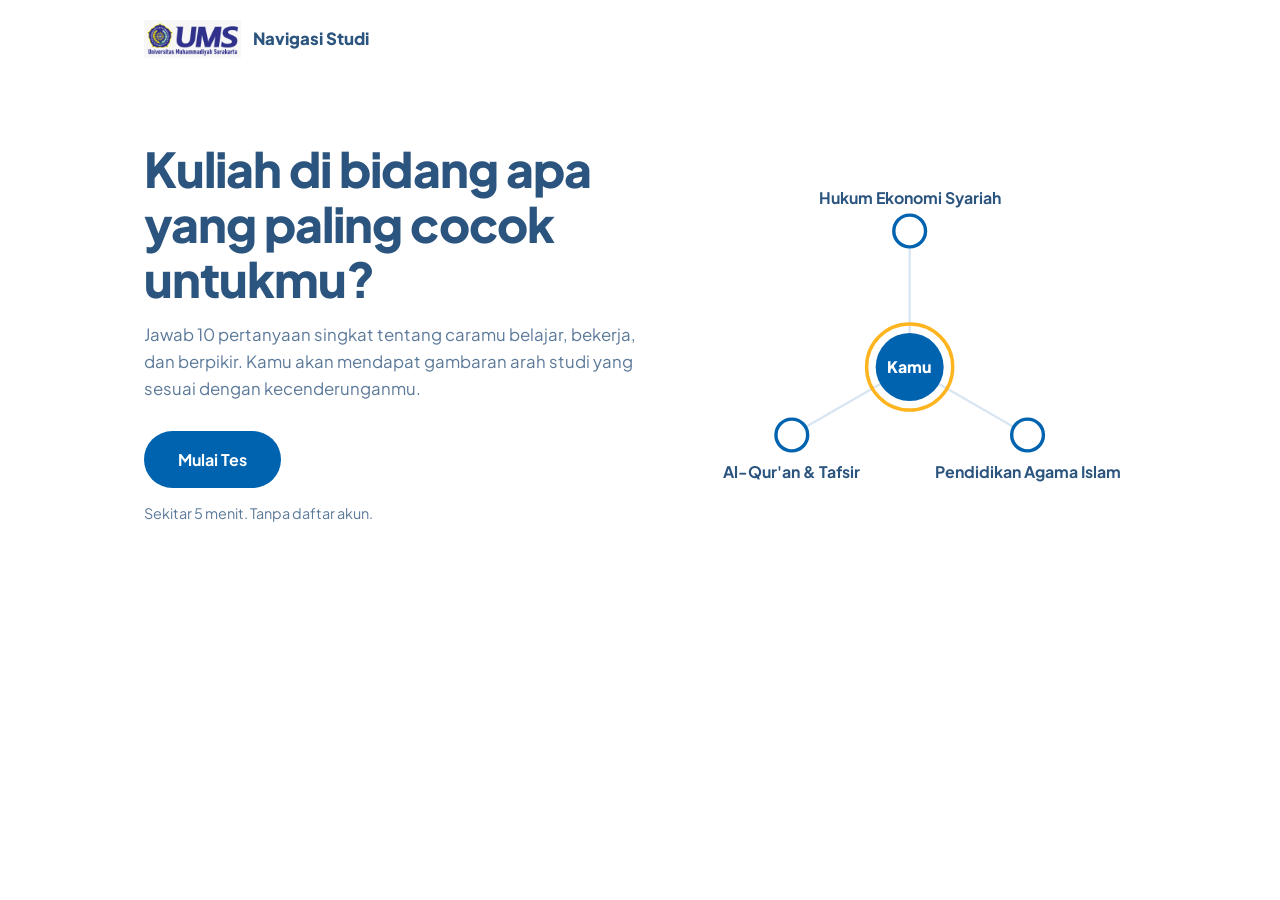
<file: index.html>
<!DOCTYPE html>
<html lang="id">
<head>
  <meta charset="UTF-8">
  <meta name="viewport" content="width=device-width, initial-scale=1">
  <title>Navigasi Studi - Temukan arah kuliahmu</title>
  <meta name="description" content="Tes singkat untuk siswa SMA yang membantu menemukan arah studi kuliah yang cocok.">
  <link rel="preconnect" href="https://fonts.googleapis.com">
  <link rel="preconnect" href="https://fonts.gstatic.com" crossorigin>
  <link href="https://fonts.googleapis.com/css2?family=Plus+Jakarta+Sans:wght@400;500;700;800&display=swap" rel="stylesheet">
  <link rel="stylesheet" href="css/style.css">
</head>
<body>
  <header class="site-header">
    <a class="brand" href="index.html">
      <img src="assets/image/logo.jpeg" alt="Logo NARASI" class="brand-logo">
      <span>Navigasi Studi</span>
    </a>
  </header>

  <main class="hero">
    <div class="hero-text">
      <h1>Kuliah di bidang apa yang paling cocok untukmu?</h1>
      <p class="lead">
        Jawab 10 pertanyaan singkat tentang caramu belajar, bekerja, dan berpikir.
        Kamu akan mendapat gambaran arah studi yang sesuai dengan kecenderunganmu.
      </p>
      <a class="btn btn-primary" href="test.html">Mulai Tes</a>
      <p class="note">Sekitar 5 menit. Tanpa daftar akun.</p>
    </div>

    <div class="hero-visual">
      <svg viewBox="0 0 400 300" role="img" aria-label="Diagram kompas dengan tiga arah studi: Hukum Ekonomi Syariah, Pendidikan Agama Islam, dan Ilmu Al-Qur&#39;an dan Tafsir">
        <g class="compass-lines">
          <line x1="200" y1="180" x2="200" y2="60"/>
          <line x1="200" y1="180" x2="304" y2="240"/>
          <line x1="200" y1="180" x2="96" y2="240"/>
        </g>
        <g class="compass-nodes">
          <circle cx="200" cy="60" r="14"/>
          <circle cx="304" cy="240" r="14"/>
          <circle cx="96" cy="240" r="14"/>
        </g>
        <g class="compass-labels">
          <text x="200" y="36" text-anchor="middle">Hukum Ekonomi Syariah</text>
          <text x="304" y="278" text-anchor="middle">Pendidikan Agama Islam</text>
          <text x="96" y="278" text-anchor="middle">Al-Qur&#39;an &amp; Tafsir</text>
        </g>
        <circle class="compass-ring" cx="200" cy="180" r="38"/>
        <circle class="compass-core" cx="200" cy="180" r="30"/>
        <text class="compass-you" x="200" y="185" text-anchor="middle">Kamu</text>
      </svg>
    </div>
  </main>
  <script src="js/sound-manager.js"></script>
  <script>
    // Memutar backsound saat halaman dibuka / saat interaksi pertama
    document.addEventListener("DOMContentLoaded", () => {
      SoundManager.playBGM();
    });
  </script>
</body>
</html>
</file>
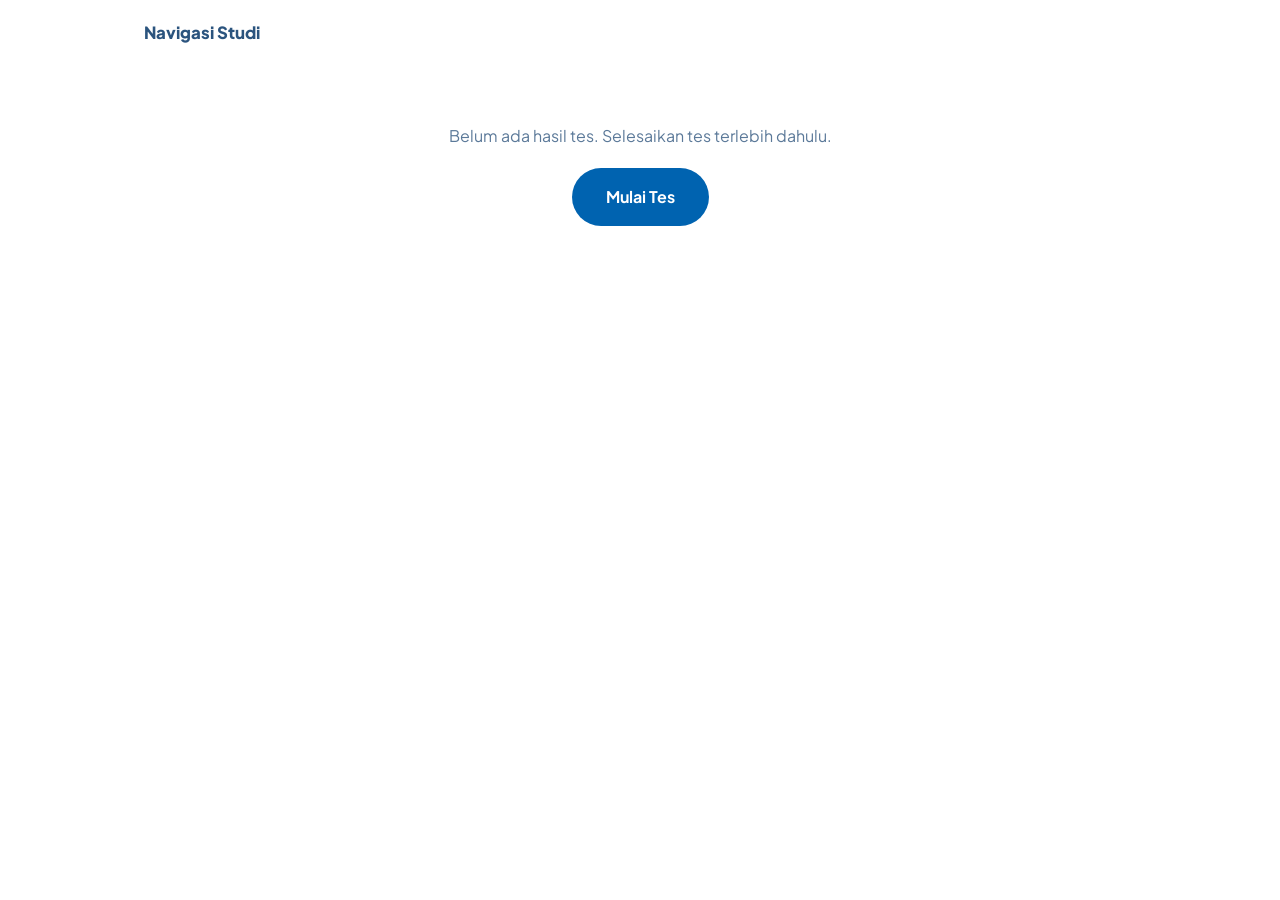
<file: result.html>
<!DOCTYPE html>
<html lang="id">
<head>
  <meta charset="UTF-8">
  <meta name="viewport" content="width=device-width, initial-scale=1">
  <title>Hasil - Navigasi Studi</title>
  <link rel="preconnect" href="https://fonts.googleapis.com">
  <link rel="preconnect" href="https://fonts.gstatic.com" crossorigin>
  <link href="https://fonts.googleapis.com/css2?family=Plus+Jakarta+Sans:wght@400;500;700;800&display=swap" rel="stylesheet">
  <link rel="stylesheet" href="css/style.css">
  <link rel="stylesheet" href="css/result.css">
</head>
<body>
  <header class="site-header">
    <a class="brand" href="index.html">Navigasi Studi</a>
  </header>

  <main class="result">
    <div id="status" class="status" role="status">
      <p id="status-text">Menghitung hasil...</p>
      <a id="start-link" class="btn btn-primary" href="test.html" hidden>Mulai Tes</a>
    </div>

    <div id="result" hidden>
      <section class="primary-card" aria-labelledby="primary-name">
        <p class="card-label">Arah studi utamamu</p>
        <div class="primary-main">
          <h1 id="primary-name" class="primary-name"></h1>
          <p id="primary-percent" class="primary-percent"></p>
        </div>
        <p id="primary-desc" class="primary-desc"></p>
        <div id="primary-majors-wrap">
          <p class="majors-title">Contoh jurusan</p>
          <ul id="primary-majors" class="pills"></ul>
        </div>
      </section>

      <section class="secondary-card" aria-labelledby="secondary-name">
        <p class="card-label">Arah studi kedua</p>
        <div class="secondary-main">
          <h2 id="secondary-name" class="secondary-name"></h2>
          <p id="secondary-percent" class="secondary-percent"></p>
        </div>
        <p id="secondary-desc" class="secondary-desc"></p>
      </section>

      <section class="panel" aria-labelledby="traits-title">
        <h2 id="traits-title">Profil trait</h2>
        <div class="traits-layout">
          <div id="radar" class="radar"></div>
          <ul id="trait-list" class="bars"></ul>
        </div>
      </section>

      <section class="panel" aria-labelledby="top-title">
        <h2 id="top-title">Trait terkuatmu</h2>
        <ul id="top-traits" class="top-traits"></ul>
      </section>

      <section class="panel" aria-labelledby="other-title">
        <h2 id="other-title">Skor kategori lainnya</h2>
        <ul id="other-categories" class="bars"></ul>
      </section>

      <div class="retake">
        <button id="retake-btn" class="btn btn-secondary" type="button">Ulangi Tes</button>
      </div>
    </div>
  </main>

  <script src="js/sound-manager.js"></script>
  <script src="js/data-loader.js"></script>
  <script src="js/scoring.js"></script>
  <script src="js/radar-chart.js"></script>
  <script src="js/result.js"></script>
</body>
</html>
</file>
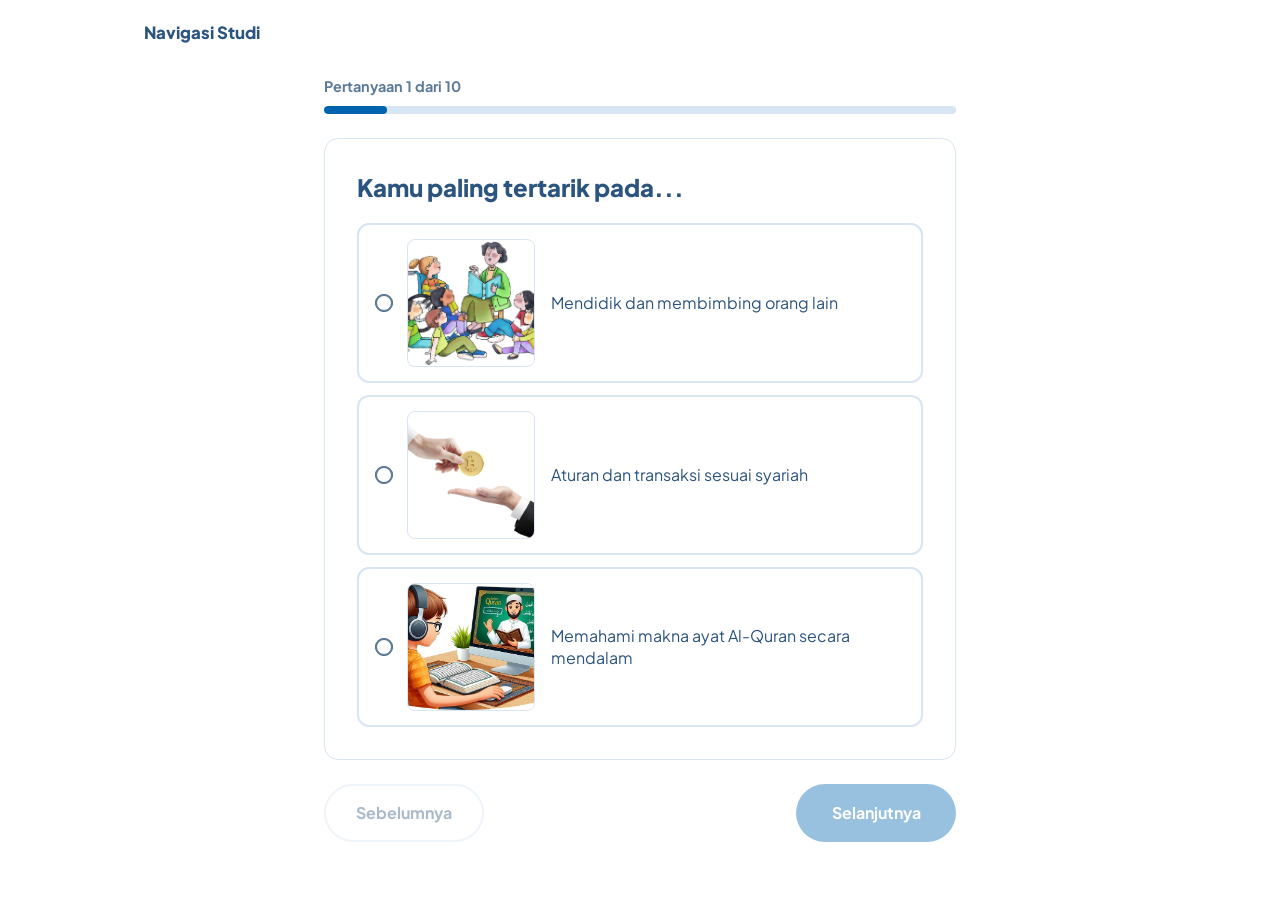
<file: test.html>
<!DOCTYPE html>
<html lang="id">
<head>
  <meta charset="UTF-8">
  <meta name="viewport" content="width=device-width, initial-scale=1">
  <title>Tes - Navigasi Studi</title>
  <link rel="preconnect" href="https://fonts.googleapis.com">
  <link rel="preconnect" href="https://fonts.gstatic.com" crossorigin>
  <link href="https://fonts.googleapis.com/css2?family=Plus+Jakarta+Sans:wght@400;500;700;800&display=swap" rel="stylesheet">
  <link rel="stylesheet" href="css/style.css">
  <link rel="stylesheet" href="css/test.css">
</head>
<body>
  <header class="site-header">
    <a class="brand" href="index.html">Navigasi Studi</a>
  </header>

  <main class="test">
    <p id="status" class="status" role="status">Memuat pertanyaan...</p>

    <section id="test-area" hidden>
      <div class="progress-info">
        <span id="counter"></span>
      </div>
      <div class="progress" role="progressbar" aria-label="Kemajuan tes" aria-valuemin="0" aria-valuemax="100">
        <div id="progress-bar" class="progress-bar"></div>
      </div>

      <form id="question-form" class="card" onsubmit="return false">
        <fieldset>
          <legend id="question-text" tabindex="-1"></legend>
          <div id="answers" class="answers"></div>
        </fieldset>
      </form>

      <div class="nav-buttons">
        <button id="prev-btn" class="btn btn-secondary" type="button">Sebelumnya</button>
        <button id="next-btn" class="btn btn-primary" type="button" disabled>Selanjutnya</button>
      </div>
    </section>
  </main>

  <script src="js/sound-manager.js"></script>
  <script src="js/data-loader.js"></script>
  <script src="js/test.js"></script>
</body>
</html>
</file>
<file: css/style.css>
/* ===== Design tokens (Palet Baru) ===== */
:root {
  --bg: #ffffff;             /* Background putih bersih */
  --surface: #ffffff;        /* Warna permukaan kartu */
  --ink: #2b547e;            /* Teks judul & teks utama */
  --ink-soft: #5b7999;       /* Teks deskripsi / sekunder */
  --line: #d8e5f2;           /* Garis pemisah & border */
  --teal: #0063b0;           /* Warna utama (Primary Blue) */
  --teal-dark: #1f63b0;      /* Warna hover tombol */
  --amber: #fdb41e;          /* Warna aksen kuning/emas */
  --light-blue: #a7cae5;     /* Biru muda lembut */
  --radius: 14px;
}

*, *::before, *::after { box-sizing: border-box; }

body {
  margin: 0;
  background: var(--bg);
  color: var(--ink);
  font-family: "Plus Jakarta Sans", system-ui, -apple-system, "Segoe UI", sans-serif;
  line-height: 1.6;
}

/* ===== Header ===== */
.site-header {
  max-width: 1040px;
  margin: 0 auto;
  padding: 20px 24px;
}

.brand {
  display: inline-flex;
  align-items: center;
  gap: 12px;
  font-weight: 800;
  font-size: 1.05rem;
  color: var(--ink);
  text-decoration: none;
}

.brand-logo {
  height: 38px;
  width: auto;
  object-fit: contain;
  display: block;
}

/* ===== Tombol (dipakai semua halaman) ===== */
.btn {
  display: inline-block;
  padding: 14px 32px;
  border: 2px solid transparent;
  border-radius: 999px;
  font: inherit;
  font-weight: 700;
  text-decoration: none;
  cursor: pointer;
  transition: background-color 0.15s, border-color 0.15s;
}

.btn-primary { background: var(--teal); color: #fff; }
.btn-primary:hover { background: var(--teal-dark); }

.btn-secondary { background: transparent; color: var(--ink); border-color: var(--line); }
.btn-secondary:hover { border-color: var(--ink-soft); }

.btn:disabled { opacity: 0.4; cursor: not-allowed; }

a:focus-visible, button:focus-visible {
  outline: 3px solid var(--amber);
  outline-offset: 3px;
}

/* ===== Landing page ===== */
.hero {
  max-width: 1040px;
  margin: 0 auto;
  padding: 24px 24px 64px;
  display: grid;
  gap: 40px;
  align-items: center;
}

.hero-text h1 {
  margin: 0 0 16px;
  font-size: clamp(1.9rem, 6vw, 3rem);
  line-height: 1.15;
  font-weight: 800;
  letter-spacing: -0.02em;
}

.lead {
  margin: 0 0 28px;
  max-width: 46ch;
  color: var(--ink-soft);
  font-size: 1.05rem;
}

.note {
  margin: 14px 0 0;
  font-size: 0.9rem;
  color: var(--ink-soft);
}

.hero-visual svg {
  display: block;
  width: 100%;
  max-width: 460px;
  margin: 0 auto;
}

/* Diagram kompas */
.compass-lines line { stroke: var(--line); stroke-width: 2; }
.compass-nodes circle { fill: var(--surface); stroke: var(--teal); stroke-width: 3; }
.compass-labels text { fill: var(--ink); font-size: 14px; font-weight: 700; }
.compass-ring { fill: none; stroke: var(--amber); stroke-width: 3; }
.compass-core { fill: var(--teal); }
.compass-you { fill: #fff; font-size: 14px; font-weight: 800; }

@media (min-width: 820px) {
  .hero {
    grid-template-columns: 1.1fr 1fr;
    padding-top: 56px;
  }
}
</file>
<file: css/result.css>
.result {
  max-width: 760px;
  margin: 0 auto;
  padding: 8px 24px 64px;
}

.status { text-align: center; padding: 48px 0; color: var(--ink-soft); }
.status p { margin: 0 0 20px; }
[hidden] { display: none !important; }

#result { display: grid; gap: 20px; }

.card-label { margin: 0 0 12px; font-size: 0.9rem; font-weight: 700; }

/* ===== Kategori utama: elemen paling menonjol ===== */
.primary-card {
  padding: 32px 24px;
  background: var(--teal);
  color: #fff;
  border-radius: 20px;
}

.primary-card .card-label { opacity: 0.85; }

.primary-main {
  display: flex;
  flex-wrap: wrap;
  align-items: baseline;
  gap: 8px 24px;
}

.primary-name {
  margin: 0;
  font-size: clamp(2.1rem, 9vw, 3.4rem);
  line-height: 1.1;
  font-weight: 800;
  letter-spacing: -0.02em;
}

.primary-percent {
  margin: 0;
  font-size: clamp(2.1rem, 9vw, 3.4rem);
  line-height: 1.1;
  font-weight: 800;
  color: var(--amber);
}

.primary-desc { margin: 16px 0 0; max-width: 48ch; font-size: 1.05rem; }

.majors-title { margin: 24px 0 8px; font-size: 0.9rem; font-weight: 700; opacity: 0.85; }

.pills { list-style: none; margin: 0; padding: 0; display: flex; flex-wrap: wrap; gap: 8px; }
.pills li {
  padding: 6px 14px;
  border-radius: 999px;
  background: rgba(255, 255, 255, 0.16);
  font-size: 0.9rem;
  font-weight: 500;
}

/* ===== Kategori kedua ===== */
.secondary-card {
  padding: 20px 24px;
  background: var(--surface);
  border: 1px solid var(--line);
  border-left: 6px solid var(--amber);
  border-radius: var(--radius);
}

.secondary-card .card-label { color: var(--ink-soft); margin-bottom: 4px; }

.secondary-main { display: flex; flex-wrap: wrap; align-items: baseline; gap: 4px 16px; }
.secondary-name { margin: 0; font-size: 1.5rem; font-weight: 800; }
.secondary-percent { margin: 0; font-size: 1.5rem; font-weight: 800; color: var(--teal); }
.secondary-desc { margin: 8px 0 0; color: var(--ink-soft); }

/* ===== Panel umum ===== */
.panel {
  padding: 24px;
  background: var(--surface);
  border: 1px solid var(--line);
  border-radius: var(--radius);
}

.panel h2 { margin: 0 0 16px; font-size: 1.2rem; font-weight: 800; }

.traits-layout { display: grid; gap: 24px; align-items: center; }

/* ===== Radar chart ===== */
.radar svg { display: block; width: 100%; max-width: 440px; margin: 0 auto; }
.radar-ring { fill: none; stroke: var(--line); stroke-width: 1; }
.radar-axis { stroke: var(--line); stroke-width: 1; }
.radar-area { 
  fill: rgba(0, 99, 176, 0.18); 
  stroke: var(--teal); 
  stroke-width: 2.5; 
  stroke-linejoin: round; 
}
.radar-dot { fill: var(--teal); stroke: #fff; stroke-width: 2; }
.radar-label { fill: var(--ink); font-size: 13px; }
.radar-name { font-weight: 700; }
.radar-value { fill: var(--ink-soft); font-weight: 500; }

/* ===== Batang persentase ===== */
.bars { list-style: none; margin: 0; padding: 0; display: grid; gap: 14px; }
.bar-head { display: flex; justify-content: space-between; margin-bottom: 6px; font-weight: 500; }
.bar-value { font-weight: 800; }
.bar-track { height: 8px; background: var(--line); border-radius: 999px; overflow: hidden; }
.bar-fill { height: 100%; background: var(--teal); border-radius: 999px; }

/* ===== Trait terkuat ===== */
.top-traits { list-style: none; margin: 0; padding: 0; display: grid; gap: 16px; }
.top-trait-title { margin: 0; font-weight: 800; }
.top-trait-desc { margin: 2px 0 0; color: var(--ink-soft); }

.retake { text-align: center; padding-top: 12px; }

@media (min-width: 720px) {
  .primary-card { padding: 40px; }
  .secondary-card, .panel { padding: 28px; }
  .traits-layout { grid-template-columns: 1.4fr 1fr; }
  .top-traits { grid-template-columns: repeat(3, 1fr); }
}
</file>
<file: css/test.css>
.test {
  max-width: 680px;
  margin: 0 auto;
  padding: 8px 24px 64px;
}

.status {
  color: var(--ink-soft);
  text-align: center;
  padding: 48px 0;
}

/* Progress */
.progress-info {
  margin-bottom: 8px;
  font-size: 0.9rem;
  font-weight: 700;
  color: var(--ink-soft);
}

.progress {
  height: 8px;
  background: var(--line);
  border-radius: 999px;
  overflow: hidden;
}

.progress-bar {
  height: 100%;
  width: 0;
  background: var(--teal);
  border-radius: 999px;
  transition: width 0.25s ease;
}

/* Kartu pertanyaan */
.card {
  margin-top: 24px;
  padding: 24px;
  background: var(--surface);
  border: 1px solid var(--line);
  border-radius: var(--radius);
}

fieldset {
  margin: 0;
  padding: 0;
  border: 0;
  min-width: 0;
}

legend {
  padding: 0;
  margin-bottom: 20px;
  font-size: clamp(1.2rem, 4.5vw, 1.5rem);
  font-weight: 800;
  line-height: 1.35;
}

legend:focus { outline: none; }

/* Pilihan jawaban */
.answers {
  display: grid;
  gap: 12px;
}

.option {
  display: block;
  cursor: pointer;
}

/* Radio asli disembunyikan secara visual, tetap bisa difokus keyboard */
.option input {
  position: absolute;
  opacity: 0;
  width: 1px;
  height: 1px;
}

.option-box {
  display: flex;
  align-items: center;
  gap: 16px;
  position: relative;
  padding: 14px 16px 14px 48px;
  border: 2px solid var(--line);
  border-radius: 12px;
  background: var(--surface);
  transition: border-color 0.15s, background-color 0.15s;
}

/* Lingkaran radio buatan */
.option-box::before {
  content: "";
  position: absolute;
  left: 16px;
  top: 50%;
  width: 18px;
  height: 18px;
  margin-top: -9px;
  border: 2px solid var(--ink-soft);
  border-radius: 50%;
  background: var(--surface);
  flex-shrink: 0;
}

/* Gambar pada pilihan jawaban */
.option-img {
  width: 128px;
  height: 128px;
  object-fit: cover;
  border-radius: 8px;
  flex-shrink: 0;
  border: 1px solid var(--line);
}

.option-text {
  font-size: 1rem;
  line-height: 1.4;
  color: var(--ink);
}

.option:hover .option-box {
  border-color: var(--ink-soft);
}

.option input:checked + .option-box {
  border-color: var(--teal);
  background: #edf5fb;
  font-weight: 700;
}

.option input:checked + .option-box::before {
  border-color: var(--teal);
  background: radial-gradient(circle, var(--teal) 45%, var(--surface) 50%);
}

.option input:focus-visible + .option-box {
  outline: 3px solid var(--amber);
  outline-offset: 2px;
}

/* Lingkaran radio buatan */
.option-text::before {
  content: "";
  position: absolute;
  left: 16px;
  top: 50%;
  width: 18px;
  height: 18px;
  margin-top: -9px;
  border: 2px solid var(--ink-soft);
  border-radius: 50%;
  background: var(--surface);
}

.option:hover .option-text { border-color: var(--ink-soft); }

.option input:checked + .option-text {
  border-color: var(--teal);
  background: #e6f3f4;
  font-weight: 700;
}

.option input:checked + .option-text::before {
  border-color: var(--teal);
  background: radial-gradient(circle, var(--teal) 45%, var(--surface) 50%);
}

.option input:focus-visible + .option-text {
  outline: 3px solid var(--amber);
  outline-offset: 2px;
}

/* Tombol navigasi */
.nav-buttons {
  display: flex;
  justify-content: space-between;
  gap: 12px;
  margin-top: 24px;
}

.nav-buttons .btn { flex: 1; padding-left: 16px; padding-right: 16px; }

@media (min-width: 600px) {
  .nav-buttons .btn { flex: 0 0 auto; min-width: 160px; }
  .card { padding: 32px; }
}
</file>
